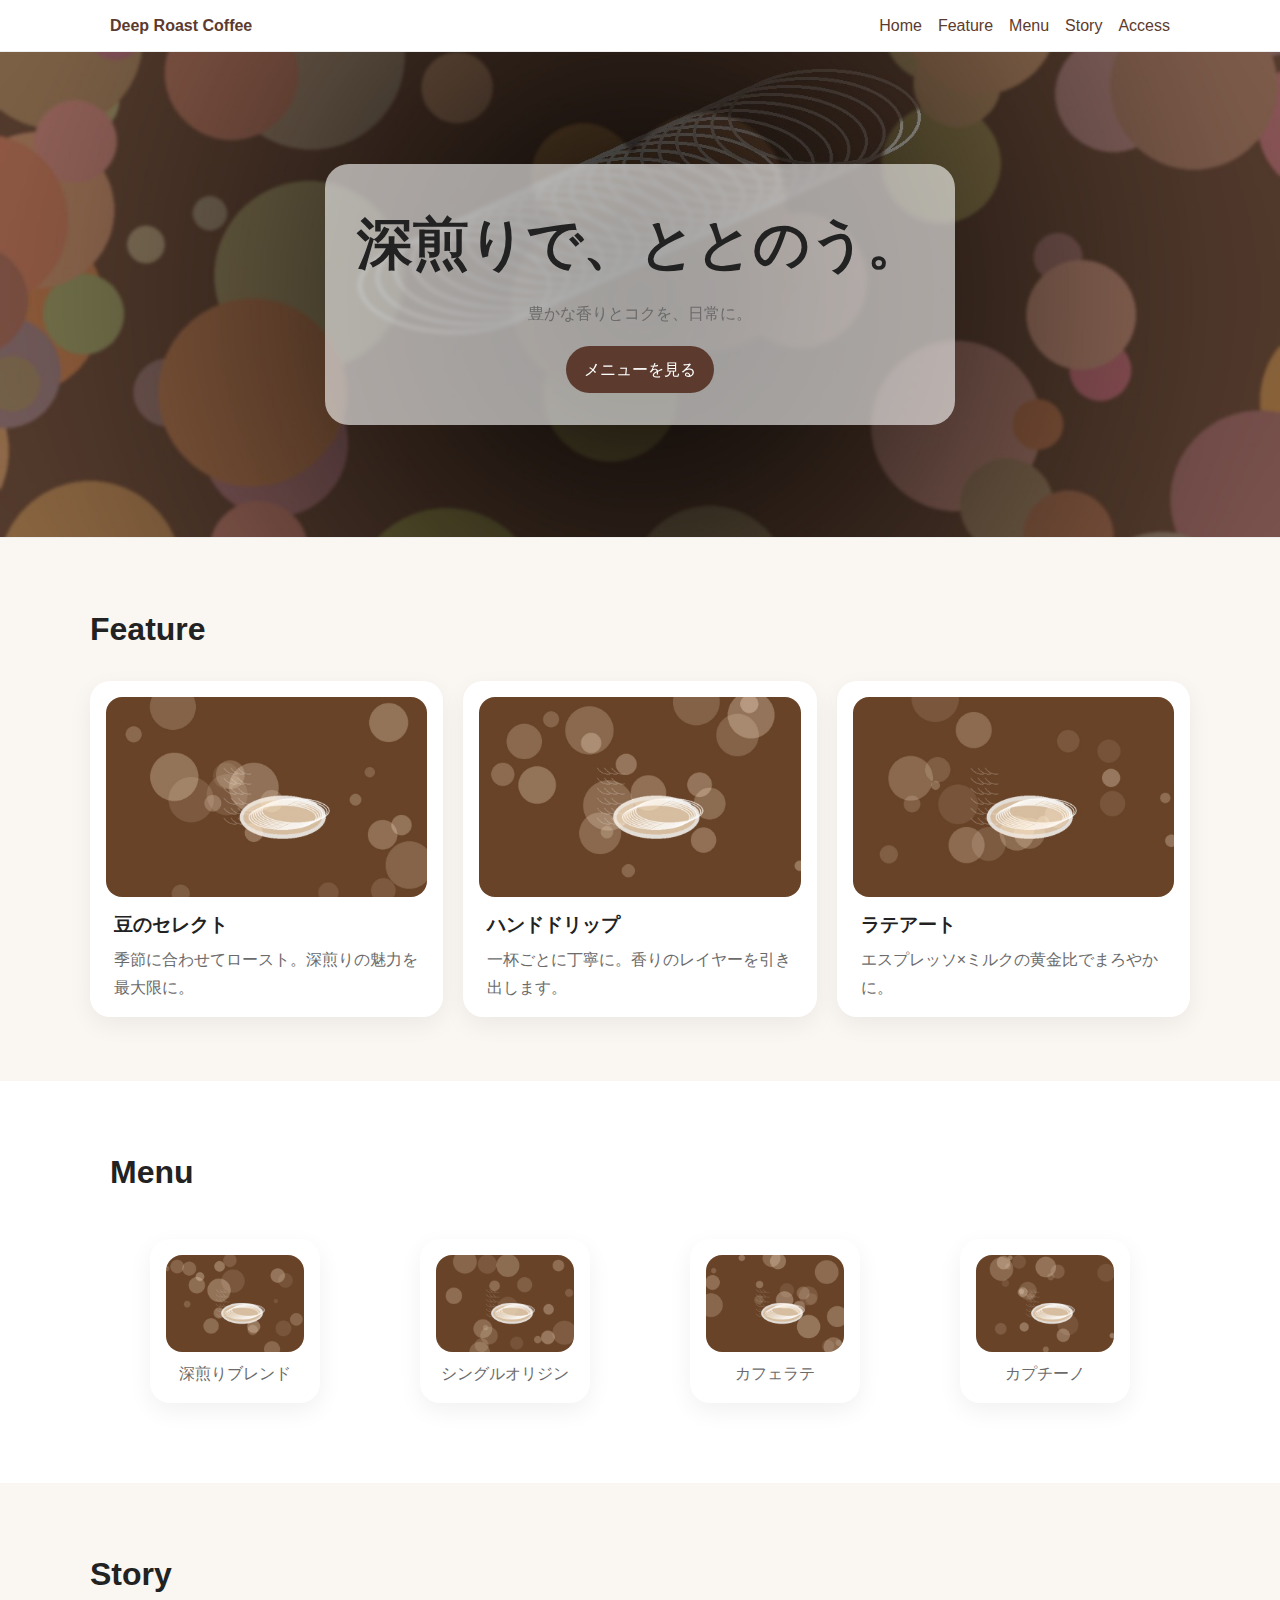
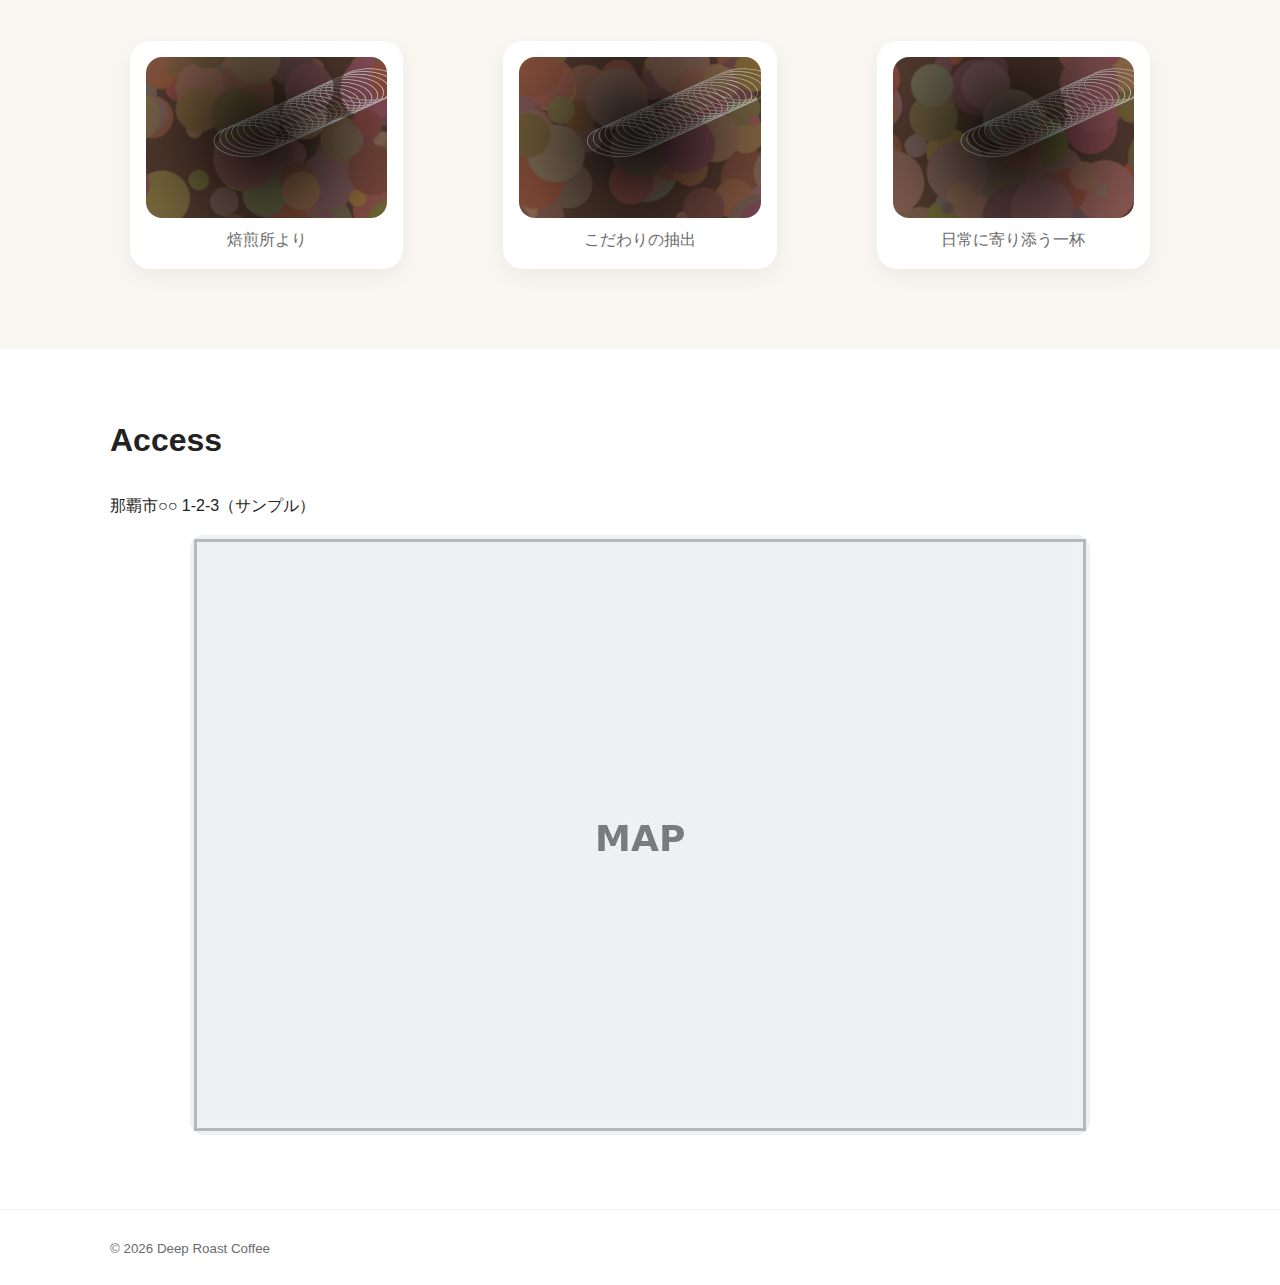
<file: index.html>
﻿<!doctype html>
<html lang="ja">
<head>
  <meta charset="utf-8" />
  <meta name="viewport" content="width=device-width, initial-scale=1" />
  <title>Deep Roast Coffee</title>
  <meta name="description" content="深煎りを楽しむ小さな焙煎所・Deep Roast Coffee のサイト">
  <link rel="stylesheet" href="./styles.css">
</head>
<body>
  <header class="site-header">
    <div class="container">
      <a class="logo" href="#">Deep Roast Coffee</a>
      <button id="menuBtn" class="menu-btn" aria-label="メニュー">☰</button>
      <nav id="nav" class="nav">
        <a href="#hero">Home</a>
        <a href="#features">Feature</a>
        <a href="#menu">Menu</a>
        <a href="#story">Story</a>
        <a href="#access">Access</a>
      </nav>
    </div>
  </header>

  <main>
    <section id="hero" class="hero">
      <div class="overlay">
        <h1>深煎りで、ととのう。</h1>
        <p>豊かな香りとコクを、日常に。</p>
        <a href="#menu" class="btn">メニューを見る</a>
      </div>
    </section>

    <section id="features" class="section container">
      <h2 class="section-title">Feature</h2>
      <div class="grid-3">
        <article class="card">
          <img src="assets/feature_beans.jpg" alt="豆のセレクト">
          <h3>豆のセレクト</h3>
          <p>季節に合わせてロースト。深煎りの魅力を最大限に。</p>
        </article>
        <article class="card">
          <img src="assets/feature_drip.jpg" alt="ハンドドリップ">
          <h3>ハンドドリップ</h3>
          <p>一杯ごとに丁寧に。香りのレイヤーを引き出します。</p>
        </article>
        <article class="card">
          <img src="assets/feature_latte.jpg" alt="ラテアート">
          <h3>ラテアート</h3>
          <p>エスプレッソ×ミルクの黄金比でまろやかに。</p>
        </article>
      </div>
    </section>

    <section id="menu" class="section alt">
      <div class="container">
        <h2 class="section-title">Menu</h2>
        <div class="grid-4">
          <figure class="card"><img src="assets/product_1.jpg" alt=""><figcaption>深煎りブレンド</figcaption></figure>
          <figure class="card"><img src="assets/product_2.jpg" alt=""><figcaption>シングルオリジン</figcaption></figure>
          <figure class="card"><img src="assets/product_3.jpg" alt=""><figcaption>カフェラテ</figcaption></figure>
          <figure class="card"><img src="assets/product_4.jpg" alt=""><figcaption>カプチーノ</figcaption></figure>
        </div>
      </div>
    </section>

    <section id="story" class="section container">
      <h2 class="section-title">Story</h2>
      <div class="grid-3">
        <figure class="card"><img src="assets/story_1.jpg" alt=""><figcaption>焙煎所より</figcaption></figure>
        <figure class="card"><img src="assets/story_2.jpg" alt=""><figcaption>こだわりの抽出</figcaption></figure>
        <figure class="card"><img src="assets/story_3.jpg" alt=""><figcaption>日常に寄り添う一杯</figcaption></figure>
      </div>
    </section>

    <section id="access" class="section alt">
      <div class="container">
        <h2 class="section-title">Access</h2>
        <p>那覇市○○ 1-2-3（サンプル）</p>
        <img class="map" src="assets/map.jpg" alt="店舗周辺マップ">
      </div>
    </section>
  </main>

  <footer class="site-footer"><div class="container">
    <small>&copy; <span id="y"></span> Deep Roast Coffee</small>
  </div></footer>

  <script defer src="./script.js"></script>
</body>
</html>
</file>
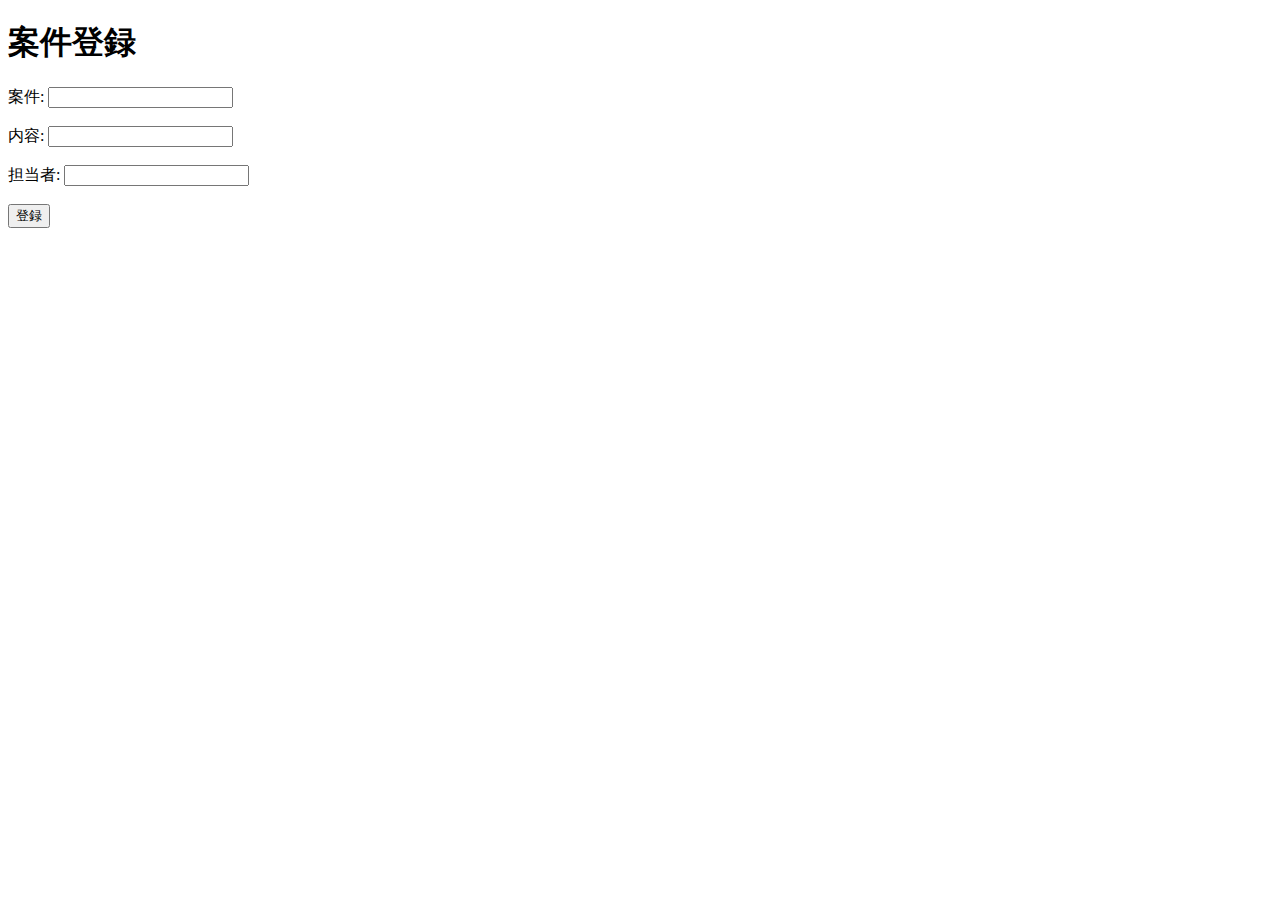
<file: Desktop/sotusei2/templates/admin_register.html>
<!DOCTYPE html>
<html lang="en">
<head>
    <meta charset="UTF-8">
    <meta name="viewport" content="width=device-width, initial-scale=1.0">
    <title>Register a Project</title>
</head>
<body>
    <h1>案件登録</h1>
    <form action="/admin_register" method="post">
        <label for="title">案件:</label>
        <input type="text" id="title" name="title" required><br><br>
        <label for="description">内容:</label>
        <input type="text" id="description" name="description" required><br><br>
        <label for="manager">担当者:</label>
        <input type="text" id="manager" name="manager" required><br><br>
        <input type="submit" value="登録">
    </form>
</body>
</html>
</file>
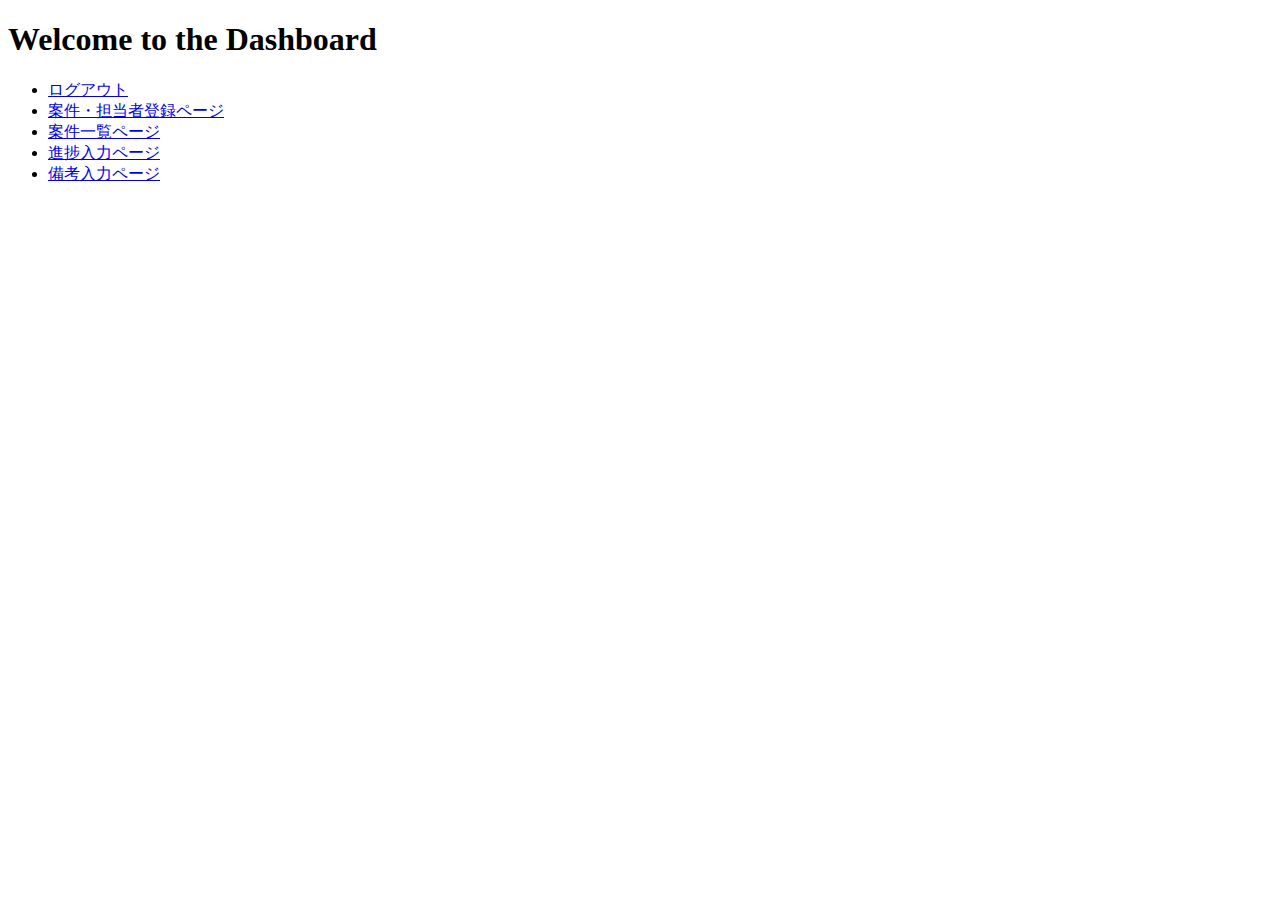
<file: Desktop/sotusei2/templates/dashboard.html>
<!DOCTYPE html>
<html lang="en">
<head>
    <meta charset="UTF-8">
    <meta name="viewport" content="width=device-width, initial-scale=1.0">
    <title>Dashboard</title>
</head>
<body>
    <h1>Welcome to the Dashboard</h1>
    <ul>
        <li><a href="/logout">ログアウト</a></li>
        <li><a href="/admin_register">案件・担当者登録ページ</a></li>
        <li><a href="/list_projects">案件一覧ページ</a></li>
        <li><a href="/input_progress">進捗入力ページ</a></li>
        <li><a href="/input_remarks">備考入力ページ</a></li>
    </ul>
</body>
</html>
</file>
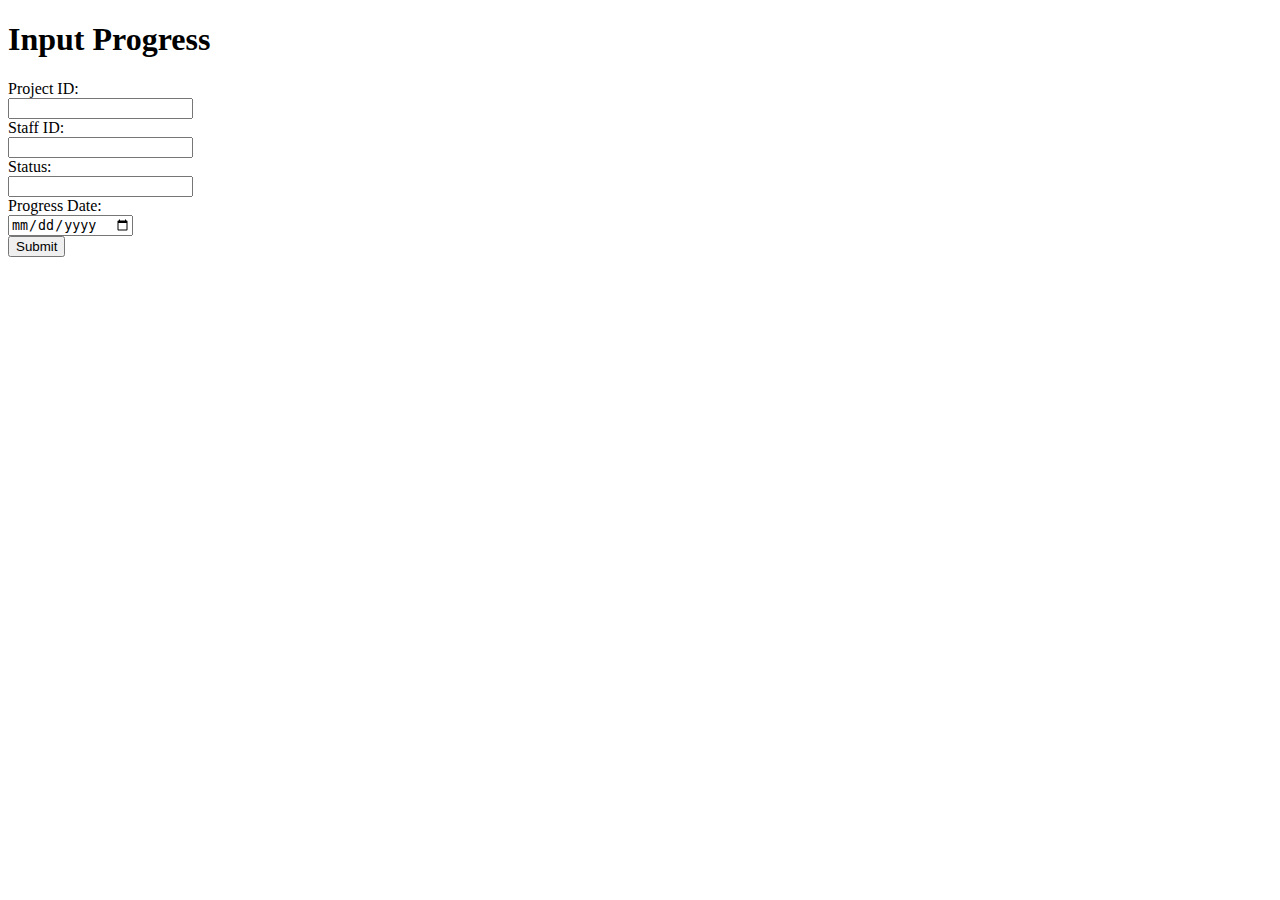
<file: Desktop/sotusei2/templates/input_progress.html>
<!DOCTYPE html>
<html lang="en">
<head>
    <meta charset="UTF-8">
    <meta name="viewport" content="width=device-width, initial-scale=1.0">
    <title>Input Progress</title>
</head>
<body>
    <h1>Input Progress</h1>
    <form action="/input_progress" method="POST">
        <label for="project_id">Project ID:</label><br>
        <input type="text" id="project_id" name="project_id"><br>
        <label for="staff_id">Staff ID:</label><br>
        <input type="text" id="staff_id" name="staff_id"><br>
        <label for="status">Status:</label><br>
        <input type="text" id="status" name="status"><br>
        <label for="progress_date">Progress Date:</label><br>
        <input type="date" id="progress_date" name="progress_date"><br>
        <input type="submit" value="Submit">
    </form>
</body>
</html>
</file>
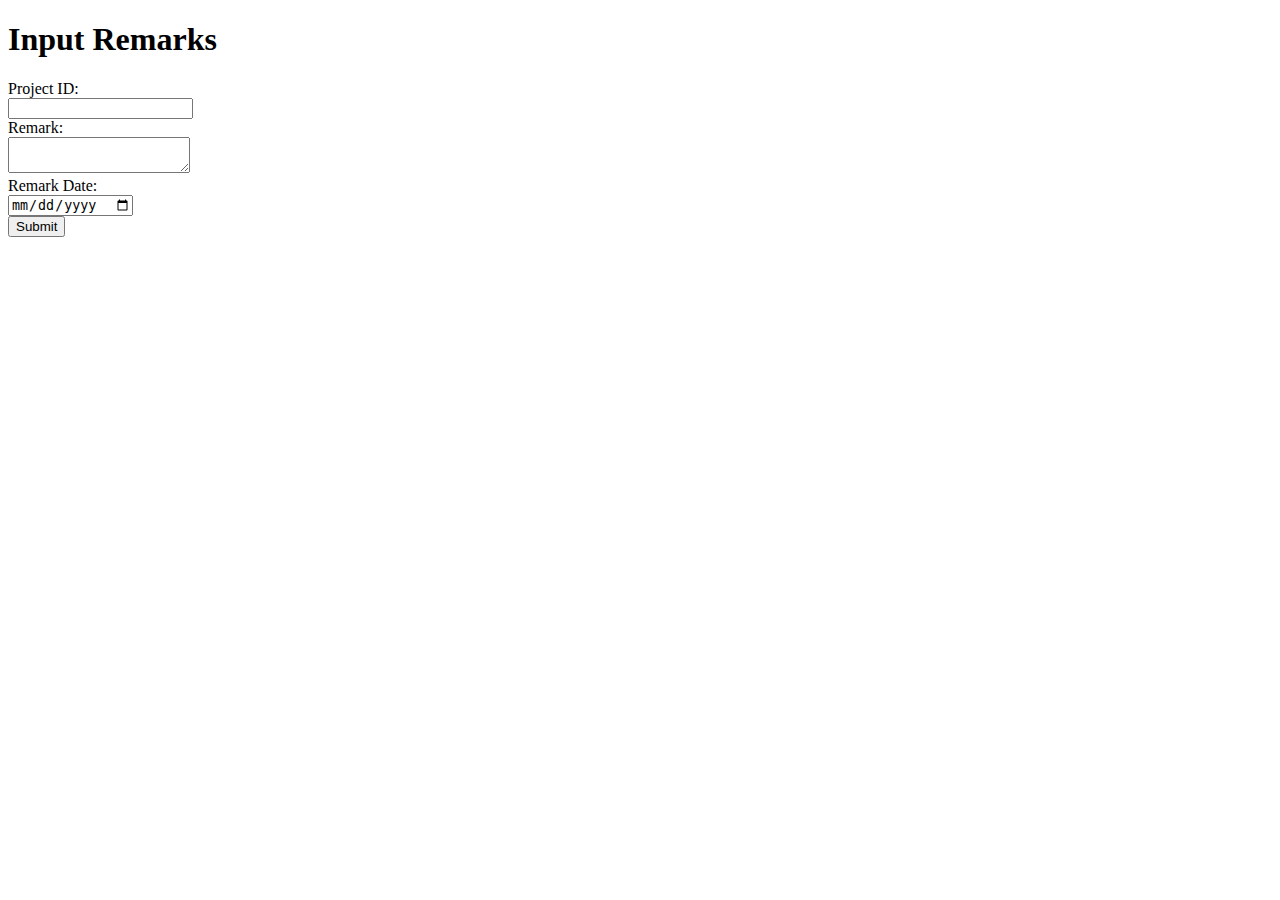
<file: Desktop/sotusei2/templates/input_remarks.html>
<!DOCTYPE html>
<html lang="en">
<head>
    <meta charset="UTF-8">
    <meta name="viewport" content="width=device-width, initial-scale=1.0">
    <title>Input Remarks</title>
</head>
<body>
    <h1>Input Remarks</h1>
    <form action="/input_remarks" method="POST">
        <label for="project_id">Project ID:</label><br>
        <input type="text" id="project_id" name="project_id"><br>
        <label for="remark">Remark:</label><br>
        <textarea id="remark" name="remark"></textarea><br>
        <label for="remark_date">Remark Date:</label><br>
        <input type="date" id="remark_date" name="remark_date"><br>
        <input type="submit" value="Submit">
    </form>
</body>
</html>
</file>
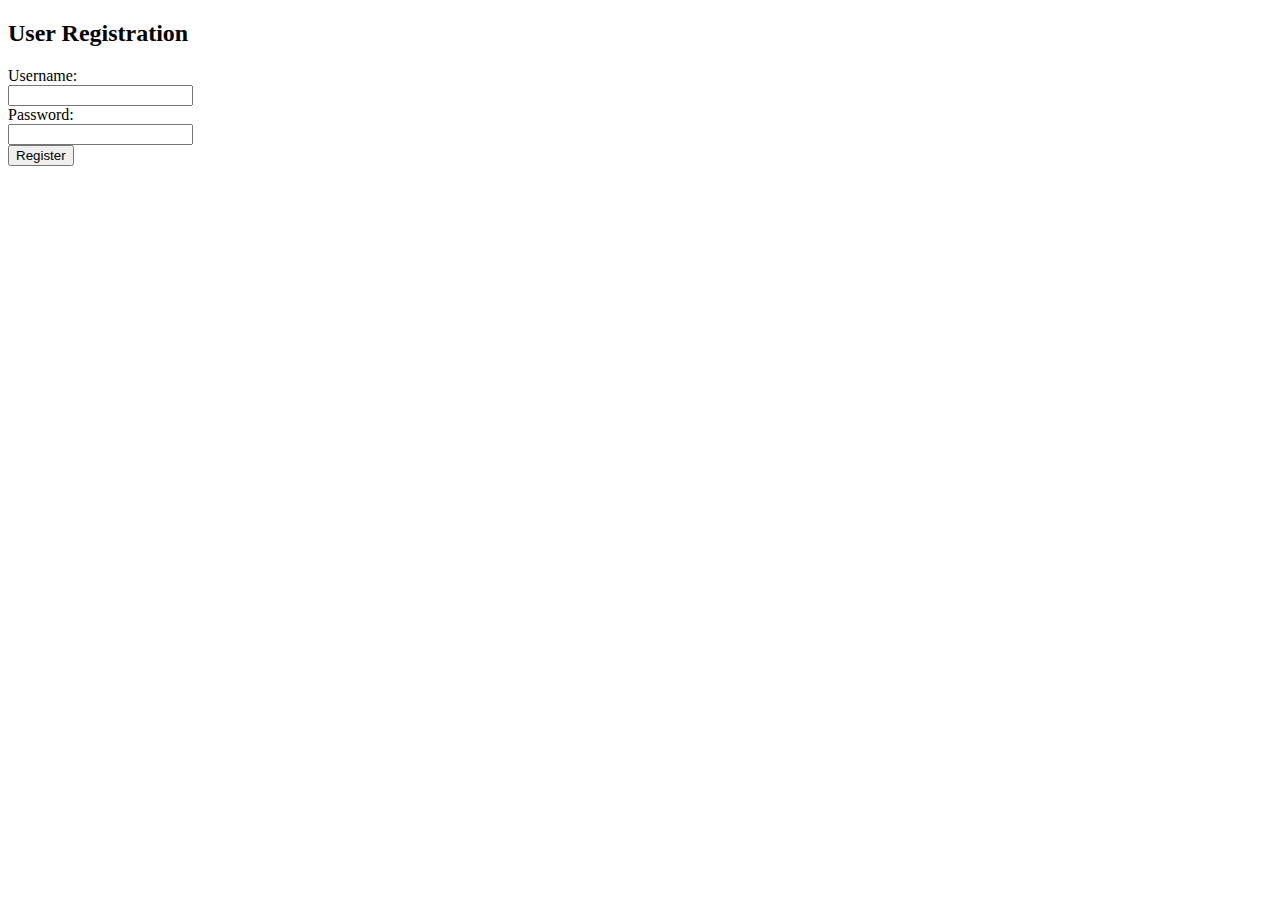
<file: Desktop/sotusei2/templates/register.html>
<!DOCTYPE html>
<html lang="en">
<head>
    <meta charset="UTF-8">
    <meta name="viewport" content="width=device-width, initial-scale=1.0">
    <title>User Registration</title>
</head>
<body>
    <h2>User Registration</h2>
    <form method="POST" action="/register">
        <label for="username">Username:</label><br>
        <input type="text" id="username" name="username"><br>
        <label for="password">Password:</label><br>
        <input type="password" id="password" name="password"><br>
        <input type="submit" value="Register">
    </form>
</body>
</html>
</file>
<file: styles.css>
﻿:root{--bg:#faf7f3;--fg:#222;--muted:#6b6b6b;--brand:#5c3b2e;--card:#fff}
*{box-sizing:border-box}html,body{margin:0;padding:0;background:var(--bg);color:var(--fg);font-family:-apple-system,BlinkMacSystemFont,"Segoe UI",Roboto,"Hiragino Kaku Gothic ProN","Yu Gothic",YuGothic,Meiryo,sans-serif;line-height:1.7}
a{color:var(--brand);text-decoration:none}img{max-width:100%;display:block;border-radius:16px}
.container{max-width:1100px;margin:0 auto;padding:0 20px}
.section{padding:64px 0}.section.alt{background:#fff}.section-title{font-size:clamp(24px,3vw,32px);margin:0 0 24px}
.grid-3{display:grid;grid-template-columns:repeat(3,1fr);gap:20px}
.grid-4{display:grid;grid-template-columns:repeat(4,1fr);gap:20px}
@media (max-width:900px){.grid-4{grid-template-columns:repeat(2,1fr)}}
@media (max-width:720px){.grid-3{grid-template-columns:1fr}.grid-4{grid-template-columns:1fr}}
.card{background:var(--card);padding:16px;border-radius:20px;box-shadow:0 8px 24px rgba(0,0,0,.06)}
.card h3{margin:12px 8px 0}.card p{margin:6px 8px 0;color:var(--muted)}figcaption{margin-top:8px;color:var(--muted);text-align:center}
.site-header{position:sticky;top:0;background:#fff;border-bottom:1px solid #eee;z-index:10}
.site-header .container{display:flex;align-items:center;gap:16px;padding:12px 20px}.logo{font-weight:700}
.nav{margin-left:auto;display:flex;gap:16px}
.menu-btn{display:none;margin-left:auto;font-size:22px;background:#eee;border:none;border-radius:10px;padding:6px 10px}
@media (max-width:720px){
  .nav{display:none;flex-direction:column;gap:8px;background:#fff;position:absolute;right:16px;top:56px;padding:12px 16px;border:1px solid #eee;border-radius:12px;box-shadow:0 8px 24px rgba(0,0,0,.08)}
  .nav.open{display:flex}.menu-btn{display:block}
}
.hero{min-height:54vh;display:grid;place-items:center;background:url("./assets/hero.jpg") center/cover no-repeat;border-bottom:1px solid #eee}
.hero .overlay{backdrop-filter:blur(2px);background:rgba(255,255,255,.6);padding:32px;border-radius:24px;text-align:center}
.hero h1{font-size:clamp(28px,6vw,56px);margin:0}.hero p{margin:.5rem 0 1.2rem 0;color:var(--muted)}.btn{display:inline-block;background:var(--brand);color:#fff;padding:10px 18px;border-radius:999px}
.map{width:100%;max-width:900px;margin:10px auto;border-radius:14px}
.site-footer{padding:24px 0;border-top:1px solid #eee;background:#fff;color:var(--muted)}
</file>
